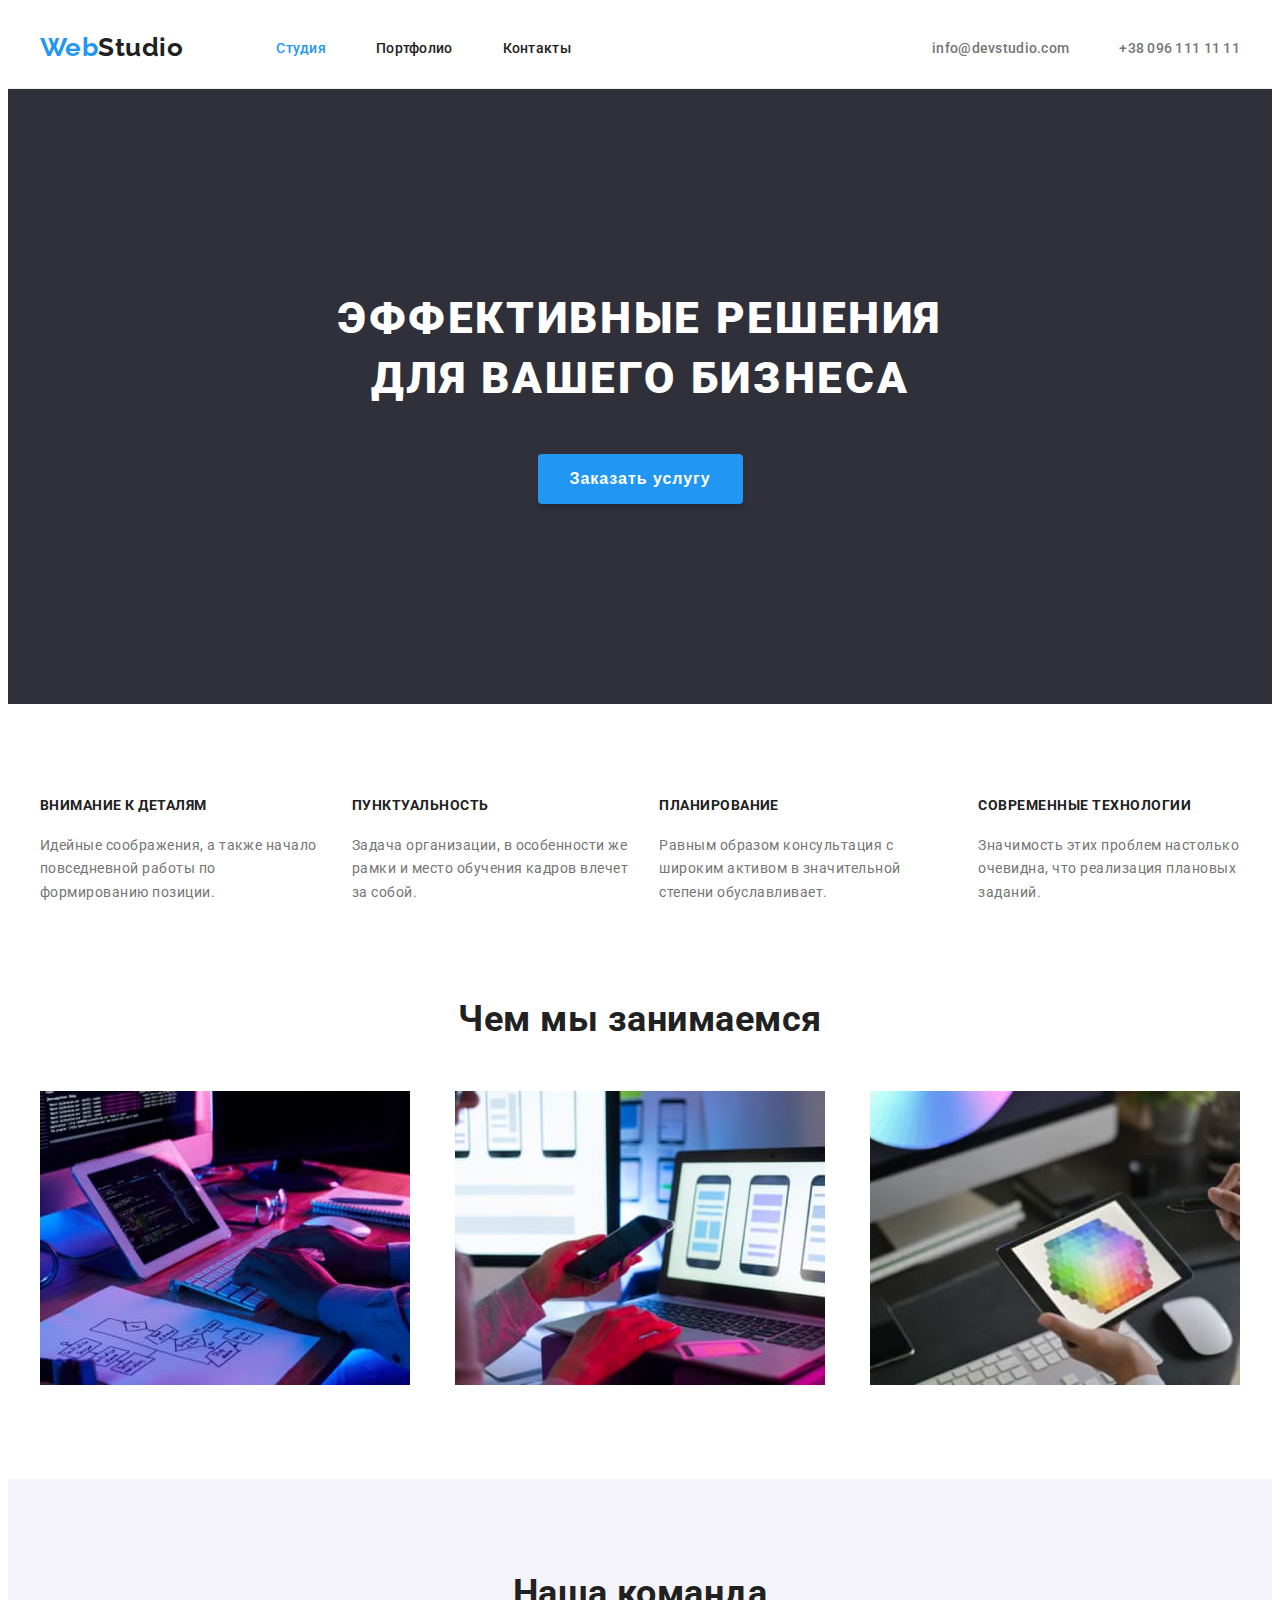
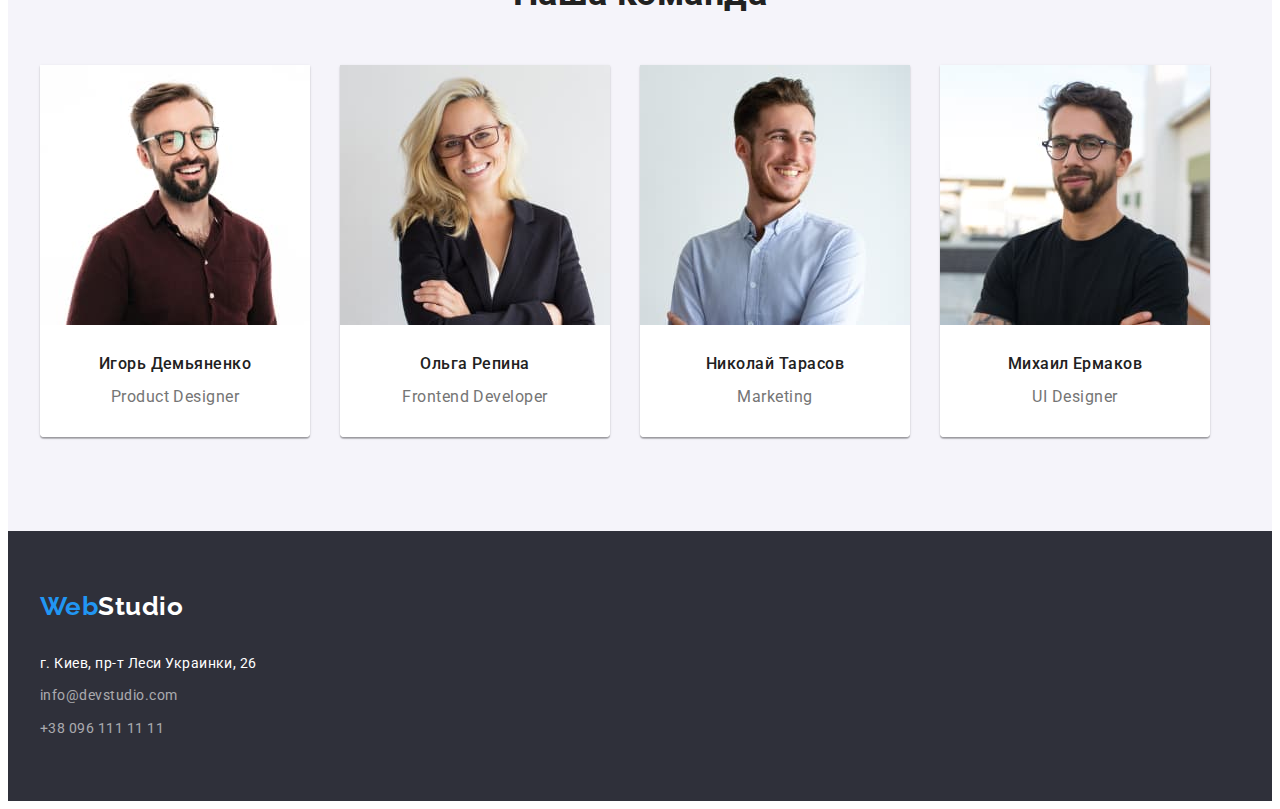
<file: index.html>
<!DOCTYPE html>
<html lang="ru">

<head>
    <meta charset="UTF-8">
    <meta http-equiv="X-UA-Compatible" content="IE=edge">
    <meta name="viewport" content="width=device-width, initial-scale=1.0">
    <title>Вебстудия</title>
    <link rel="preconnect" href="https://fonts.gstatic.com">
    <link href="https://fonts.googleapis.com/css2?family=Raleway:wght@700&family=Roboto:wght@400;500;700;900&display=swap"
        rel="stylesheet">
    <link rel="stylesheet" href="https://cdnjs.cloudflare.com/ajax/libs/modern-normalize/1.0.0/modern-normalize.min.css"
        integrity="sha512-ISS7cAi1PEhQ8jnbJpJZMd29NlhNj4AWYyLOSp2CE/CsHxTCu+r+t0D2yoJudVrd0/8fTVPUVDzY5Tvli75u/g=="
        crossorigin="anonymous" />
    <link rel="stylesheet" href="./css/styles.css">
</head>

<body>
    <header class="header">
    <div class="container">
        <nav class="navigation">
            <a class="logo" href="./index.html">
                Web<span class="logo-light-theme">Studio</span>
            </a>
            <ul class="navigation-list">
                <li class="navigation-item">
                    <a class="navigation-link active-link"  href="./index.html">Студия</a>
                </li>
                <li class="navigation-item">
                    <a class="navigation-link" href="./portfolio.html">Портфолио</a>
                </li>
                <li class="navigation-item">
                    <a class="navigation-link" href="">Контакты</a>
                </li>
            </ul>
        </nav>
        <ul class="address">
            <li class="link-address-list">
                 <a class="link-address" href="mailto:info@devstudio.com" lang="en">info@devstudio.com</a>
            </li>      
             <li class="link-address-list">
                 <a class="link-address" href="tel:+380961111111">+38 096 111 11 11</a>
            </li>
        </ul>
        
    </div>
    </header>


    <main>
        <!-- HERO -->
        <section class="hero">
        <div class="container">

            <h1 class="hero-title">Эффективные решения для вашего бизнеса</h1>
            <button class="hero-btn" type="button">Заказать услугу</button>
        </div>
        </section>

        <!-- ABOUT -->
        <section class="about">
            <div class="about-text container">
            <h2 class="visually-hidden">Преимущества нашей компании</h2>
            <ul class="list-about">
                <li class="list-about-text"> 
                    <h3 class="titles">Внимание к деталям</h3>
                    <p class="description-about">Идейные соображения, а также начало повседневной работы по формированию позиции.</p>
                </li>
                <li class="list-about-text">
                    <h3 class="titles">Пунктуальность</h3>
                    <p class="description-about">Задача организации, в особенности же рамки и место обучения кадров влечет за собой.</p>
                </li>
                <li class="list-about-text">
                    <h3 class="titles">Планирование</h3>
                    <p class="description-about">Равным образом консультация с широким активом в значительной степени обуславливает.</p>
                </li>
                <li class="list-about-text">
                    <h3 class="titles">Современные технологии</h3>
                    <p class="description-about">Значимость этих проблем настолько очевидна, что реализация плановых заданий.</p>
                </li>
            </ul>
        </div>
        </section>
        <section class="about-us">
             <div class="about-images container">
            <h2 class="about-us-title">Чем мы занимаемся</h2>

            <ul class="list img-about-list">
                <li class="img-about">
                    <img src="./images/about/about1.jpg" alt="работа на планшете" width="370" height="294">
                </li>
                <li class="img-about">
                    <img src="./images/about/about2.jpg" alt="работа на ноутбуке" width="370" height="294">
                </li>
                <li class="img-about">
                    <img src="./images/about/about3.jpg" alt="работа на айпад" width="370" height="294">
                </li>
            </ul>
            </div>  
        </section>
        <!-- OUR TEAM -->
        <section class="team">
            <div class="container">

            <h2 class="about-us-title">Наша команда</h2>

            <ul class="list-team">
                <li class="img-team">
                    <img src="./images/our-team/img1.jpg" alt="Игорь Демьяненко Product Designer" width="270"
                        height="260">
                     <div class="team-list-content-wrapper">  
                    <h3 class="our-team-title">Игорь Демьяненко</h3>
                    <p class="description-team" lang="en">Product Designer</p>
                    </div>
                </li>
                <li class="img-team">
                    <img src="./images/our-team/img2.jpg" alt="Ольга Репина Frontend Developer" width="270"
                        height="260">
                    <div class="team-list-content-wrapper">
                    <h3 class="our-team-title">Ольга Репина</h3>
                    <p class="description-team" lang="en">Frontend Developer</p>
                    </div>
                </li>
                <li class="img-team">
                    <img src="./images/our-team/img3.jpg" alt="Николай Тарасов Marketing" width="270" height="260">
                    <div class="team-list-content-wrapper">
                    <h3 class="our-team-title">Николай Тарасов</h3>
                    <p class="description-team" lang="en">Marketing</p>
                    </div>
                </li>
                <li class="img-team">
                    <img src="./images/our-team/img4.jpg" alt="Михаил Ермаков UI Designer" width="270" height="260">
                    <div class="team-list-content-wrapper">
                    <h3 class="our-team-title">Михаил Ермаков</h3>
                    <p class="description-team" lang="en">UI Designer</p>
                    </div>
                </li>
            </ul>
           </div>

        </section>


    </main>
    <footer class="footer">
    <div class="container">
        <!-- Contacts information -->

        <a class="logo logo-footer" lang="en" href="./index.html">
            Web<span class="logo-dark-theme">Studio</span>
        </a>
        <address class="address">
            <ul class="list address-list">
                <li class="address-link">
                    <a class="link footer-address" href="https://goo.gl/maps/uirxwReDVHY58YxF7" target="_blank" rel="noopener noreferrer">г. Киев,
                        пр-т Леси Украинки, 26</a>
                </li>
                <li class="address-link">
                    <a class="link footer-contacts" href="mailto:info@devstudio.com" lang="en">info@devstudio.com</a>
                </li>
                <li class="address-link">
                    <a class="link footer-contacts" href="tel:+380961111111">+38 096 111 11 11</a>
                </li>
            </ul>
        </address>
        </div>
        

    </footer>
</body>

</html>
</file>
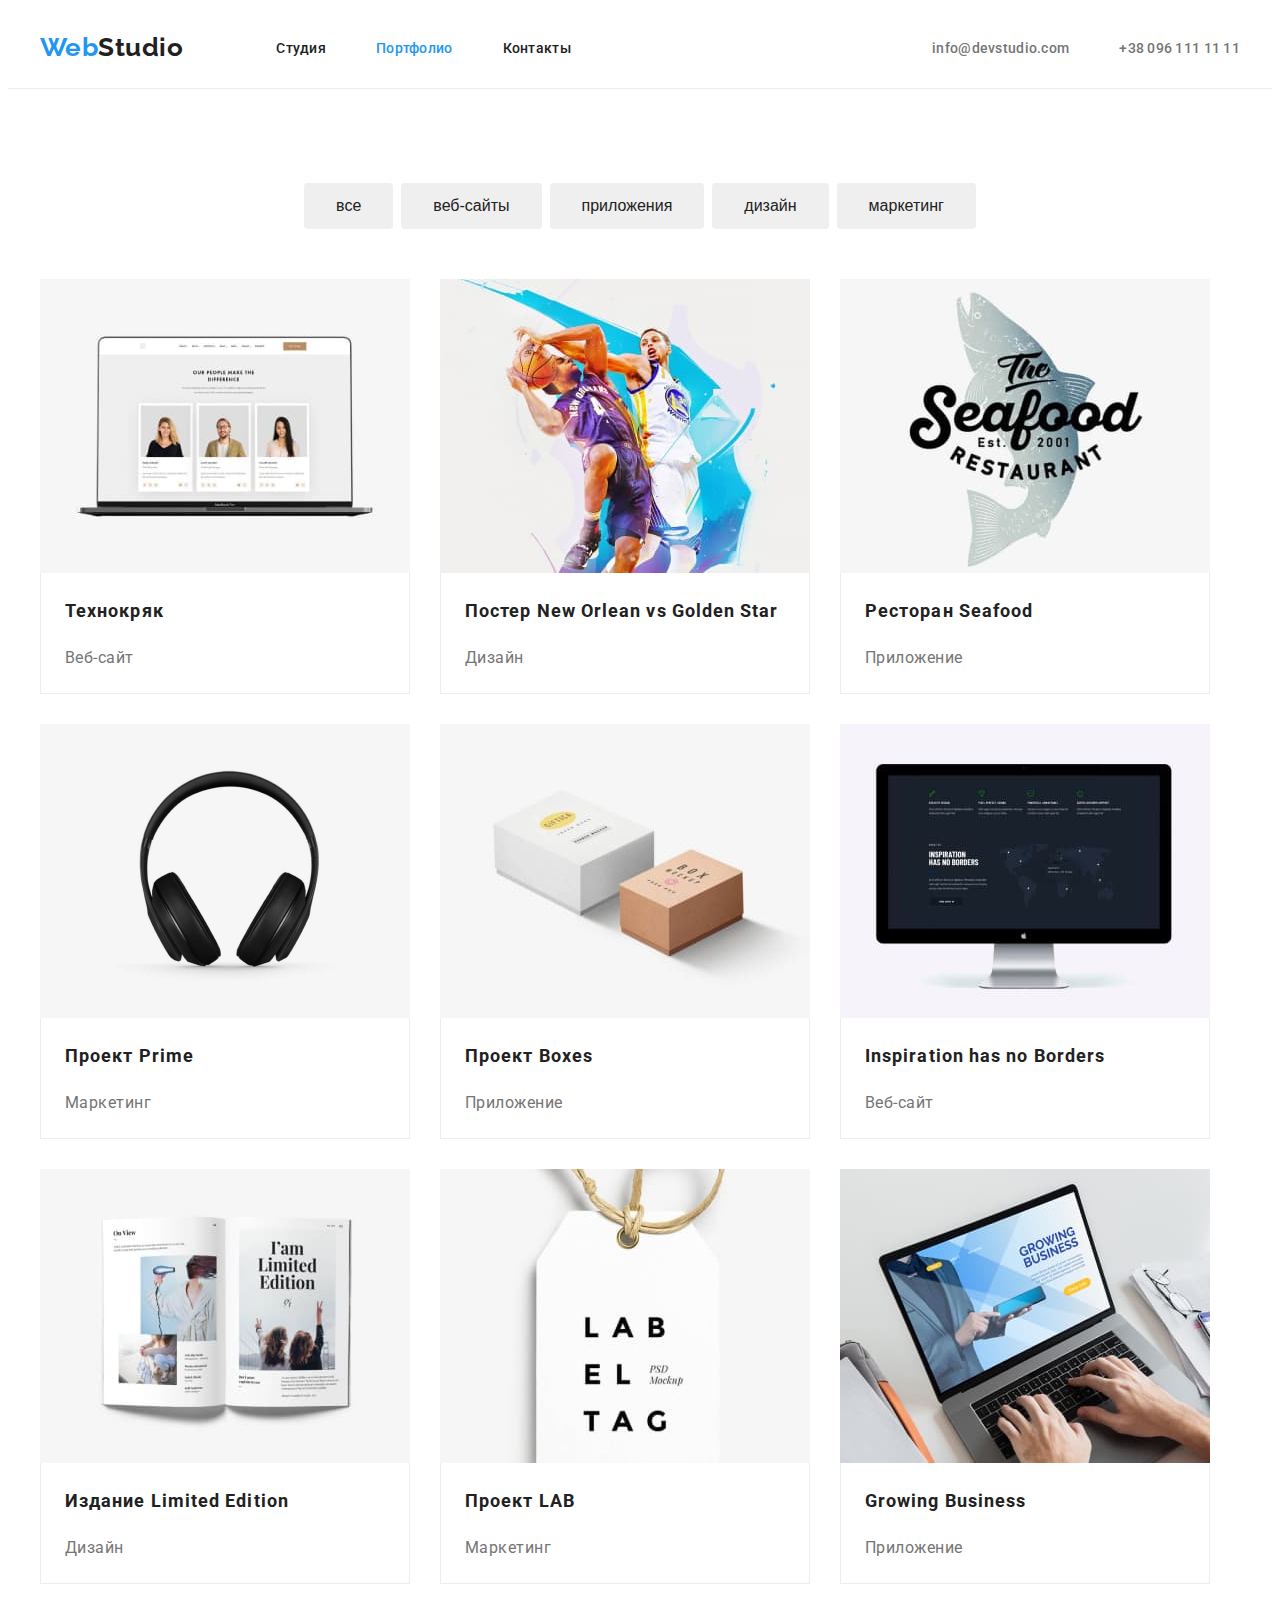
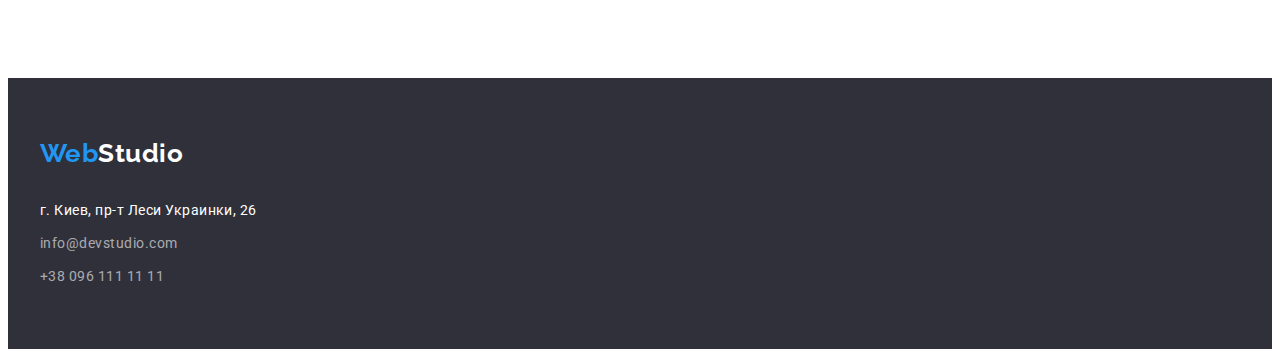
<file: portfolio.html>
<!DOCTYPE html>
<html lang="ru">

<head>
    <meta charset="UTF-8">
    <meta http-equiv="X-UA-Compatible" content="IE=edge">
    <meta name="viewport" content="width=device-width, initial-scale=1.0">
    <title>Портфолио</title>
    <link rel="preconnect" href="https://fonts.gstatic.com">
    <link href="https://fonts.googleapis.com/css2?family=Raleway:wght@700&family=Roboto:wght@400;500;700;900&display=swap"
        rel="stylesheet">
    <link rel="stylesheet" href="https://cdnjs.cloudflare.com/ajax/libs/modern-normalize/1.0.0/modern-normalize.min.css"
        integrity="sha512-ISS7cAi1PEhQ8jnbJpJZMd29NlhNj4AWYyLOSp2CE/CsHxTCu+r+t0D2yoJudVrd0/8fTVPUVDzY5Tvli75u/g=="
        crossorigin="anonymous" />
    <link rel="stylesheet" href="./css/styles.css">
</head>
<body>
<header class="header">
    <div class="container">
    <nav class="navigation">
        <a class="logo" href="./index.html">
            Web<span class="logo-light-theme">Studio</span>
        </a>
        <ul class="navigation-list">
            <li class="navigation-item">
                <a class="navigation-link" href="./index.html">Студия</a>
            </li>
            <li class="navigation-item">
                <a class="navigation-link active-link" href="./portfolio.html">Портфолио</a>
            </li>
            <li class="navigation-item">
                <a class="navigation-link" href="">Контакты</a>
            </li>
        </ul>
    </nav>
    <ul class="address">
   <li class="link-address-list">
       <a class="link-address" href="mailto:info@devstudio.com" lang="en">info@devstudio.com</a>
   </li>
   <li class="link-address-list">
       <a class="link-address" href="tel:+380961111111">+38 096 111 11 11</a>
   </li>
    </ul>
    </div>
</header>
    <main>
         <!-- Projects -->
        <section class="about-buttons-and-cards">
        <div class=" projects container">
       <h1 class="visually-hidden">buttons</h1>  

          <ul class=" list-modal-button">
             <li class="modal-button-item">
                 <button class="modal-button" type="button">все</button>
            </li>
             <li class="modal-button-item">
                 <button class="modal-button" type="button">веб-сайты</button>
            </li>
             <li class="modal-button-item">
                 <button class="modal-button" type="button">приложения</button>
            </li>
             <li class="modal-button-item">
                 <button class="modal-button" type="button">дизайн</button>
            </li>                
             <li class="modal-button-item">
                 <button class="modal-button" type="button">маркетинг</button>
            </li>
          </ul>
        </div>   
       <div class="container cards-container">  
       <h2 class="visually-hidden">cards</h2>

          <ul class=" list-cards">
            <li class="cards-item">
               <img src="./images/portfolio/portfolio1.jpg" alt="фото команды разработчиков" width="370"
                        height="294">
                <div class="cards-list-content-wrapper">
                <h3 class="cards-title">Технокряк</h3>
                <p class="description-cards">Веб-сайт</p>
                </div>
            </li>
            <li class="cards-item">
              <img src="./images/portfolio/portfolio2.jpg" alt="два баскетболиста дерутся за мяч" width="370"
                        height="294">
                <div class="cards-list-content-wrapper">
                <h3 class="cards-title">Постер<span lang="en"> New Orlean vs Golden Star </span></h3>
                <p class="description-cards">Дизайн</p>
                </div>
            </li>
            <li class="cards-item">
              <img src="./images/portfolio/portfolio3.jpg" alt="логотип ресторана в виде рыбы" width="370"
                        height="294">
                <div class="cards-list-content-wrapper">
                <h3 class="cards-title">Ресторан<span lang="en"> Seafood </span></h3>
                <p class="description-cards">Приложение</p>
                </div>
            </li>
           <li class="cards-item" >
              <img src="./images/portfolio/portfolio4.jpg" alt="наушники" width="370"
                        height="294">
                <div class="cards-list-content-wrapper">
                <h3 class="cards-title">Проект<span lang="en"> Prime </span></h3>
                <p class="description-cards">Маркетинг</p>
                </div>
           </li>
           <li class="cards-item">
              <img src="./images/portfolio/portfolio5.jpg" alt="маленькие коробки" width="370"
                        height="294">
              <div class="cards-list-content-wrapper"> 
              <h3 class="cards-title">Проект<span lang="en"> Boxes </span></h3>
              <p class="description-cards">Приложение</p>
            </div>
           </li>
            <li class="cards-item">
              <img src="./images/portfolio/portfolio6.jpg" alt="монитор" width="370"
                        height="294">
              <div class="cards-list-content-wrapper">
              <h3 class="cards-title" lang="en">Inspiration has no Borders</h3>
              <p class="description-cards">Веб-сайт</p>
              </div> 
           </li>
           <li class="cards-item">
              <img src="./images/portfolio/portfolio7.jpg" alt="открытый журнал по дизайну" width="370"
                        height="294">
              <div class="cards-list-content-wrapper">
              <h3 class="cards-title">Издание<span lang="en"> Limited Edition </span></h3>
              <p class="description-cards">Дизайн</p>
              </div>
           </li>
           <li class="cards-item">
              <img src="./images/portfolio/portfolio8.jpg" alt="этикетка" width="370"
                        height="294">
              <div class="cards-list-content-wrapper">
              <h3 class="cards-title">Проект<span lang="en"> LAB </span></h3>
              <p class="description-cards">Маркетинг</p>
              </div>
           </li>
           <li class="cards-item">
              <img src="./images/portfolio/portfolio9.jpg" alt="руки на клавиатуре ноутбука" width="370"
                        height="294">
              <div class="cards-list-content-wrapper"> 
              <h3 class="cards-title" lang="en">Growing Business</h3>
              <p class="description-cards">Приложение</p>
              </div>
           </li>
        </ul>
        </div>
        </section>
      </main>

        <footer class="footer">
        <div class="container">
            <!-- Contacts information -->

            <a class="logo logo-footer" lang="en" href="./index.html">
                Web<span class="logo-dark-theme">Studio</span>
            </a>
            <address class="address">
                <ul class="list address-list">
                    <li class="address-link">
                        <a class="link footer-address" href="https://goo.gl/maps/uirxwReDVHY58YxF7" target="_blank" rel="noopener noreferrer">г. Киев,
                            пр-т Леси Украинки, 26</a>
                    </li>
                    <li class="address-link">
                        <a class="link footer-contacts" href="mailto:info@devstudio.com" lang="en">info@devstudio.com</a>
                    </li>
                    <li class="address-link">
                        <a class="link footer-contacts" href="tel:+380961111111">+38 096 111 11 11</a>
                    </li>
                </ul>
            </address>
            </div>

        </footer>


</body>
</file>
<file: css/styles.css>
/*-------------------pages colors------------------*/
:root {
  --main-font: "Roboto", sans-serif;
  --secondary-font: "Raleway", sans-serif;
  --accent-color: #2196f3;
  --basic-headers-color: #212121;
  --basic-content-color: #757575;
  --backgrouns-secondary-color: #2f303a;
  --primary-background-color: #fff;
  --third-background-color: #f5f4fa;
  --section-pt: 94px;
  --section-pb: 94px;
}

body {
  font-family: var(--main-font);
  color: var(--basic-content-color);
  font-weight: 400;
  letter-spacing: 0.03em;
}
/*------------------- end pages colors------------------*/

/*------------------- reset styles------------------*/

.address {
  font-style: normal;
  margin-left: auto;
  display: flex;
}

h1,
h2,
h3,
h4,
h5,
h6,
p,
ul,
ol,
a {
  margin: 0;
  padding: 0;
  list-style: none;
  text-decoration: none;
}

img {
  display: block;
}

.visually-hidden {
  position: absolute !important;
  clip: rect(1px 1px 1px 1px); /* IE6, IE7 */
  clip: rect(1px, 1px, 1px, 1px);
  padding: 0 !important;
  border: 0 !important;
  height: 1px !important;
  width: 1px !important;
  overflow: hidden;
}

.container {
  width: 1200px;
  margin: 0 auto;
  padding-left: 15px;
  padding-right: 15px;
}

/*-------------------end reset styles------------------*/

/* ============= LOGO ============= */
.logo {
  font-family: var(--secondary-font);
  font-weight: 700;
  font-size: 26px;
  line-height: 1.19;
  margin-right: 93px;

  color: var(--accent-color);
}

.logo-light-theme {
  color: #212121;
}

.logo-dark-theme {
  color: #ffffff;
}

/* ============= END LOGO ============= */

/* ============= COMPONENTS ============= */
.modal-button {
  font-weight: 500;
  font-size: 16px;
  line-height: 1.62;
  cursor: pointer;
  padding: 10px 32px;
  min-width: 70px;
  border-radius: 4px;
  border: none;

  color: var(--basic-headers-color);
}

.modal-button:hover,
.modal-button:focus {
  color: #ffffff;
  background-color: var(--accent-color);
}

.list-modal-button {
  display: flex;
  justify-content: center;
}

.modal-button-item:not(:first-child) {
  margin-left: 8px;
}

/* ============= END COMPONENTS ============= */

/* ============= HEADER ============= */

.header {
  padding-top: 24px;
  padding-bottom: 25px;
  border-bottom: 1px solid #ececec;
}

.header .container {
  display: flex;
  align-items: center;
}

.navigation {
  display: flex;
  align-items: center;
}

.navigation-list {
  display: flex;
  align-items: center;
}

.navigation-link {
  font-weight: 500;
  font-size: 14px;
  line-height: 1.14;
  letter-spacing: 0.02em;

  color: var(--basic-headers-color);
}

.navigation-item:not(:last-child) {
  margin-right: 50px;
}

.active-link {
  color: var(--accent-color);
}

.navigation-link:hover,
.navigation-link:focus {
  color: var(--accent-color);
}

.link-address {
  font-weight: 500;
  font-size: 14px;
  line-height: 1.14;
  letter-spacing: 0.02em;
  color: var(--basic-content-color);
}

.link-address:hover,
.link-address:focus {
  color: var(--accent-color);
}

.link-address-list:not(:last-child) {
  margin-right: 50px;
}

/* ============= END HEADER ============= */

/* ============= HERO ============= */

.hero-btn {
  display: block;
  font-weight: 700;
  font-size: 16px;
  line-height: 1.85;
  text-align: center;
  letter-spacing: 0.06em;
  background-color: var(--accent-color);
  cursor: pointer;
  margin: 0 auto;
  margin-top: 45px;
  min-width: 200px;
  height: 50px;
  padding: 10px 32px;

  box-shadow: 0px 4px 4px rgba(0, 0, 0, 0.15);
  border-radius: 4px;
  border: none;

  color: #ffffff;
}

.hero-button:hover,
.hero-button:focus {
  background-color: #188ce8;
}

.hero-title {
  font-weight: 900;
  font-size: 44px;
  line-height: 1.36;

  text-align: center;
  letter-spacing: 0.06em;
  text-transform: uppercase;
  max-width: 696px;
  margin: 0 auto;

  color: #ffffff;
}
.hero {
  background-color: var(--backgrouns-secondary-color);
  padding-top: 200px;
  padding-bottom: 200px;
}

/* ============= END HERO ============= */

/* ============= ABOUT ============= */
.cards-title {
  font-weight: 700;
  font-size: 18px;
  line-height: 2;
  letter-spacing: 0.06em;

  color: var(--basic-headers-color);
}

.titles {
  font-weight: 700;
  font-size: 14px;
  line-height: 1.14;
  text-transform: uppercase;
  margin-bottom: 20px;

  color: var(--basic-headers-color);
}

.about {
  background: var(--primary-background-color);
  padding-top: var(--section-pt);
}

.about-us {
  background: var(--primary-background-color);
}

.description-about {
  font-size: 14px;
  line-height: 1.71;
}

.description-cards {
  font-size: 16px;
  line-height: 30px;
}

.list-about {
  display: flex;
  justify-content: space-between;
  margin-left: -30px;
}

.list-about-text {
  margin-left: 30px;
}

.img-about-list {
  display: flex;
  justify-content: space-between;
  margin-left: -30px;
  margin-top: -30px;
}

.img-about {
  flex-basis: calc (100% / 3 - 30px);
  margin-left: 30px;
  margin-top: 30px;
}

.about-us-title {
  font-weight: 700;
  font-size: 36px;
  line-height: 1.16;
  text-align: center;

  color: var(--basic-headers-color);
  margin-bottom: 50px;
}

.about-images {
  padding-top: var(--section-pt);
  padding-bottom: var(--section-pb);
}

/* ============= END ABOUT ============= */

/* ============= Projects ============= */

.projects {
  padding-top: var(--section-pt);
  padding-bottom: 50px;
}

.list-cards {
  display: flex;
  flex-wrap: wrap;
  margin-left: -30px;
  margin-top: -30px;
}

.cards-item {
  margin-left: 30px;
  margin-top: 30px;
}

.cards-list-content-wrapper {
  padding: 20px 24px;
  background-color: white;
  border: 1px solid #eeeeee;
  border-top: none;
}

.cards-title {
  margin-bottom: 14px;
}

.cards-container {
  padding-bottom: var(--section-pb);
}

/* ============= END Projects ============= */

/* ============= OUR TEAM ============= */

.our-team-title {
  font-weight: 500;
  font-size: 16px;
  line-height: 1.18;
  margin-bottom: 14px;

  color: var(--basic-headers-color);
}
.team {
  background: var(--third-background-color);
  padding-top: var(--section-pt);
  padding-bottom: var(--section-pb);
}

.description-team {
  font-size: 16px;
  line-height: 1.18;
}

.list-team {
  display: flex;
  flex-wrap: wrap;
  margin-left: -30px;
}

.img-team {
  margin-left: 30px;
  box-shadow: 0px 1px 3px rgba(0, 0, 0, 0.12), 0px 1px 1px rgba(0, 0, 0, 0.14),
    0px 2px 1px rgba(0, 0, 0, 0.2);
  border-radius: 0px 0px 4px 4px;
  overflow: hidden;
}

.team-list-content-wrapper {
  padding-top: 30px;
  padding-bottom: 30px;
  text-align: center;
  background-color: white;
}

/* =============END OUR TEAM ============= */

/* =============FOOTER============= */

.footer {
  background-color: var(--backgrouns-secondary-color);
  padding: 60px 0;
}

.footer-address {
  color: #ffffff;
  font-size: 14px;
  line-height: 1.71;
}

.footer-contacts {
  color: rgba(255, 255, 255, 0.6);
  font-size: 14px;
  line-height: 1.71;
}

/*.address-list {
  margin-top: 30px;
}*/

.address-link:not(:last-child) {
  margin-bottom: 9px;
}

.logo-footer {
  display: block;
  margin-bottom: 30px;
}

/* =============END FOOTER ============= */
</file>
